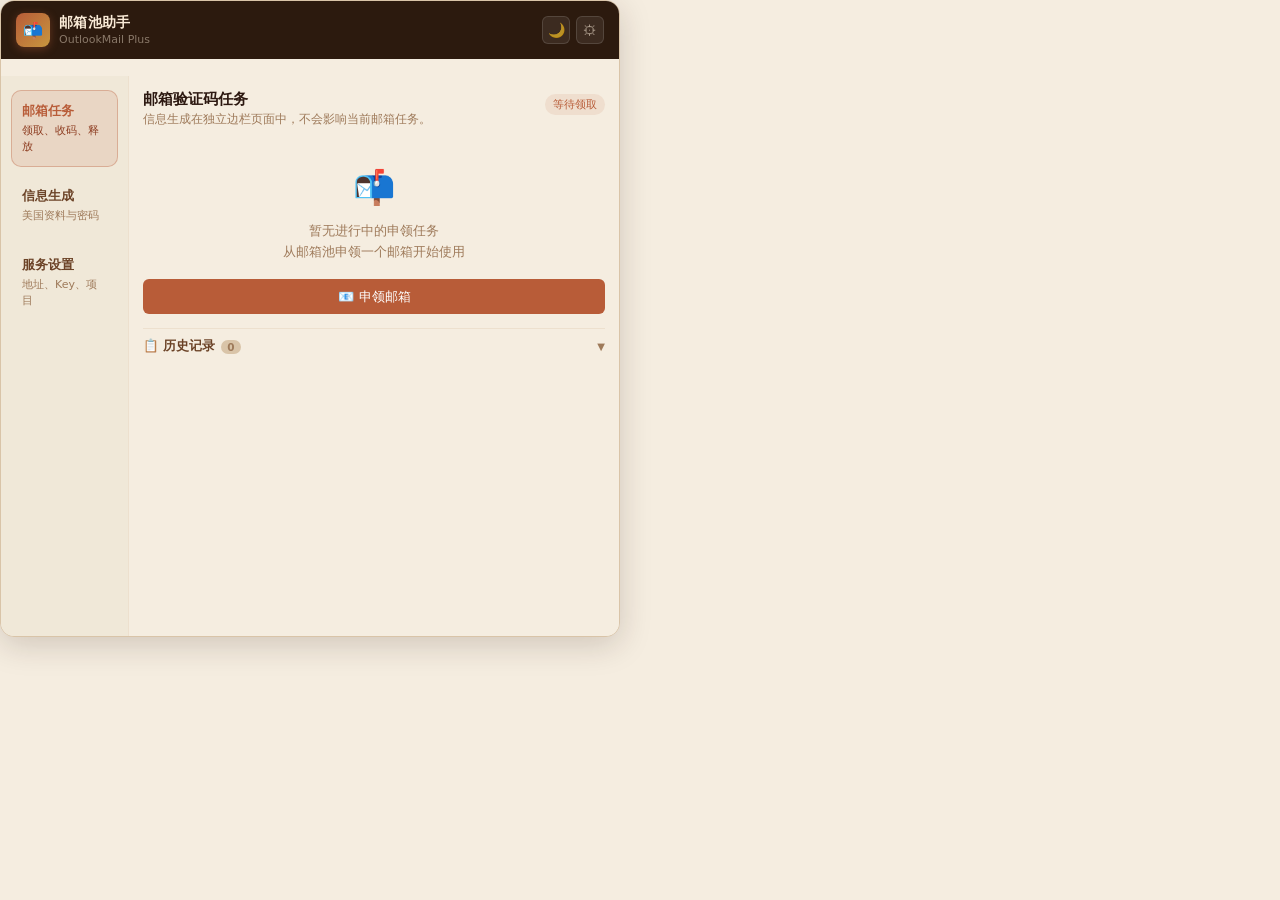
<file: browser-extension/popup.html>
<!DOCTYPE html>
<html lang="zh-CN">
<head>
  <meta charset="UTF-8">
  <title>邮箱池助手</title>
  <style>
    :root {
      --clr-primary: #b85c38;
      --clr-primary-dark: #8e3e22;
      --clr-primary-light: #d4795a;
      --clr-accent: #c8963e;
      --clr-jade: #3a7d44;
      --clr-jade-dark: #2d6035;
      --clr-danger: #c0392b;
      --clr-success: #27ae60;
      --clr-warn: #e67e22;
      --bg: #f5ede0;
      --bg-card: #fdfaf5;
      --bg-sidebar: #2c1a0e;
      --bg-secondary: #f0e8d8;
      --bg-hover: rgba(184, 92, 56, 0.08);
      --text: #2c1810;
      --text-secondary: #6b4226;
      --text-muted: #9e7a5a;
      --border: #d9c4a8;
      --border-light: #ede0ce;
      --shadow: rgba(44, 24, 16, 0.12);
      --shadow-md: rgba(44, 24, 16, 0.18);
      --font-sans: 'PingFang SC', 'Noto Sans SC', 'Microsoft YaHei', system-ui, sans-serif;
      --radius: 10px;
      --radius-sm: 6px;
      --transition: 0.22s ease;
    }

    [data-theme="dark"] {
      --bg: #1a1208;
      --bg-card: #241a0f;
      --bg-sidebar: #120c04;
      --bg-secondary: #1e1609;
      --bg-hover: rgba(184, 92, 56, 0.12);
      --text: #edd9be;
      --text-secondary: #c9a97a;
      --text-muted: #8c7058;
      --border: #3d2c1e;
      --border-light: #2e2014;
      --shadow: rgba(0, 0, 0, 0.4);
      --shadow-md: rgba(0, 0, 0, 0.5);
    }

    * { box-sizing: border-box; margin: 0; padding: 0; }

    body {
      min-width: 620px;
      margin: 0;
      font-family: var(--font-sans);
      background: var(--bg);
      color: var(--text);
      transition: background var(--transition), color var(--transition);
    }

    .popup {
      width: 620px;
      background: var(--bg);
      border: 1px solid var(--border);
      border-radius: 14px;
      box-shadow: 0 8px 32px var(--shadow-md);
      overflow: hidden;
    }

    .header {
      background: var(--bg-sidebar);
      padding: 12px 15px;
      display: flex;
      align-items: center;
      justify-content: space-between;
    }

    .header-logo {
      display: flex;
      align-items: center;
      gap: 9px;
    }

    .logo-mark {
      width: 34px;
      height: 34px;
      border-radius: 8px;
      display: flex;
      align-items: center;
      justify-content: center;
      background: linear-gradient(135deg, var(--clr-primary), var(--clr-accent));
      box-shadow: 0 2px 8px rgba(184, 92, 56, 0.4);
      font-size: 16px;
      flex-shrink: 0;
    }

    .logo-text {
      color: #faebd7;
      font-size: 14px;
      font-weight: 700;
      letter-spacing: 0.02em;
    }

    .logo-sub {
      color: rgba(250, 235, 215, 0.45);
      font-size: 11px;
      margin-top: 1px;
    }

    .header-actions {
      display: flex;
      gap: 6px;
      align-items: center;
    }

    .header-btn {
      width: 28px;
      height: 28px;
      border: 1px solid rgba(255, 255, 255, 0.12);
      border-radius: var(--radius-sm);
      display: flex;
      align-items: center;
      justify-content: center;
      background: rgba(255, 255, 255, 0.08);
      color: rgba(250, 235, 215, 0.65);
      cursor: pointer;
      transition: background var(--transition);
      font-size: 14px;
    }

    .header-btn:hover {
      background: rgba(255, 255, 255, 0.16);
      color: #faebd7;
    }

    .message-bar {
      padding: 8px 12px;
      text-align: center;
      font-size: 12px;
      border-bottom: 1px solid transparent;
      opacity: 0;
      transition: opacity 0.2s ease, border-color 0.2s ease;
    }

    .message-bar.show {
      opacity: 1;
      border-bottom-color: var(--border-light);
    }

    .message-error { background: rgba(192, 57, 43, 0.1); color: var(--clr-danger); }
    .message-success { background: rgba(58, 125, 68, 0.1); color: var(--clr-success); }
    .message-warning { background: rgba(230, 126, 34, 0.1); color: var(--clr-warn); }

    .workspace {
      display: flex;
      min-height: 560px;
    }

    .side-nav {
      width: 128px;
      padding: 14px 10px;
      background: var(--bg-secondary);
      border-right: 1px solid var(--border-light);
      display: flex;
      flex-direction: column;
      gap: 8px;
    }

    .nav-btn {
      width: 100%;
      border: 1px solid transparent;
      border-radius: var(--radius);
      background: transparent;
      color: var(--text-secondary);
      padding: 11px 10px;
      font-size: 12px;
      font-family: var(--font-sans);
      text-align: left;
      cursor: pointer;
      transition: background var(--transition), border-color var(--transition), color var(--transition);
      line-height: 1.45;
    }

    .nav-btn strong {
      display: block;
      font-size: 12.5px;
      color: inherit;
      margin-bottom: 3px;
    }

    .nav-btn span {
      display: block;
      color: var(--text-muted);
      font-size: 11px;
    }

    .nav-btn:hover {
      background: var(--bg-hover);
      border-color: rgba(184, 92, 56, 0.2);
    }

    .nav-btn.active {
      background: rgba(184, 92, 56, 0.12);
      border-color: rgba(184, 92, 56, 0.34);
      color: var(--clr-primary);
    }

    .nav-btn.active span {
      color: var(--clr-primary-dark);
    }

    .page-area {
      flex: 1;
      min-width: 0;
      background: var(--bg);
    }

    .page {
      display: none;
      padding: 14px;
      max-height: 560px;
      overflow-y: auto;
    }

    .page.active {
      display: block;
    }

    .page-title {
      display: flex;
      align-items: center;
      justify-content: space-between;
      gap: 10px;
      margin-bottom: 12px;
    }

    .page-title h2 {
      font-size: 15px;
      font-weight: 700;
    }

    .page-title p {
      font-size: 11.5px;
      color: var(--text-muted);
      margin-top: 3px;
    }

    .state-empty,
    .state-task {
      display: none;
    }

    .state-empty.active,
    .state-task.active {
      display: block;
    }

    .empty-hint {
      text-align: center;
      padding: 20px 8px 10px;
      color: var(--text-muted);
      font-size: 12.5px;
      line-height: 1.65;
    }

    .empty-icon {
      font-size: 34px;
      margin-bottom: 6px;
    }

    .btn {
      width: 100%;
      padding: 8.5px 13px;
      border: none;
      border-radius: var(--radius-sm);
      font-size: 13px;
      font-weight: 500;
      font-family: var(--font-sans);
      cursor: pointer;
      display: flex;
      align-items: center;
      justify-content: center;
      gap: 5px;
      transition: all var(--transition);
      margin-top: 7px;
      white-space: nowrap;
    }

    .btn:disabled {
      opacity: 0.55;
      cursor: not-allowed;
      transform: none !important;
      box-shadow: none !important;
    }

    .btn-primary { background: var(--clr-primary); color: #fff; }
    .btn-primary:hover { background: var(--clr-primary-dark); transform: translateY(-1px); box-shadow: 0 3px 10px rgba(184, 92, 56, 0.3); }
    .btn-jade { background: var(--clr-jade); color: #fff; }
    .btn-jade:hover { background: var(--clr-jade-dark); transform: translateY(-1px); }
    .btn-outline { background: transparent; color: var(--clr-primary); border: 1px solid var(--clr-primary-light); }
    .btn-outline:hover { background: rgba(184, 92, 56, 0.06); }
    .btn-danger-outline { background: transparent; color: var(--clr-danger); border: 1px solid rgba(192, 57, 43, 0.35); }
    .btn-danger-outline:hover { background: rgba(192, 57, 43, 0.06); }
    .btn-ghost { background: var(--border-light); color: var(--text-secondary); border: 1px solid var(--border); }
    .btn-ghost:hover { background: var(--border); color: var(--text); }

    .btn-row {
      display: grid;
      grid-template-columns: 1fr 1fr;
      gap: 7px;
      margin-top: 7px;
    }

    .btn-row .btn,
    .toolbar-row .btn {
      margin-top: 0;
    }

    .toolbar-row {
      display: grid;
      grid-template-columns: repeat(2, minmax(0, 1fr));
      gap: 8px;
      margin-bottom: 10px;
    }

    .email-card,
    .panel-card {
      background: var(--bg-card);
      border: 1px solid var(--border);
      border-radius: var(--radius);
      padding: 11px 13px;
      box-shadow: 0 1px 4px var(--shadow);
      margin-bottom: 11px;
    }

    .panel-card.tight {
      margin-bottom: 10px;
    }

    .card-label {
      font-size: 10.5px;
      font-weight: 600;
      color: var(--text-muted);
      text-transform: uppercase;
      letter-spacing: 0.07em;
      margin-bottom: 5px;
    }

    .status-badge {
      display: inline-flex;
      align-items: center;
      gap: 4px;
      font-size: 11px;
      padding: 2px 7px;
      border-radius: 100px;
      font-weight: 500;
      margin-bottom: 6px;
    }

    .badge-waiting {
      background: rgba(200, 150, 62, 0.12);
      color: var(--clr-accent);
      border: 1px solid rgba(200, 150, 62, 0.25);
    }

    .badge-dot {
      width: 5px;
      height: 5px;
      border-radius: 50%;
      background: currentColor;
      animation: pulse 1.6s infinite;
    }

    @keyframes pulse {
      0%, 100% { opacity: 1; }
      50% { opacity: 0.3; }
    }

    .email-row,
    .inline-row {
      display: flex;
      align-items: center;
      gap: 7px;
    }

    .email-address,
    .inline-value {
      flex: 1;
      font-size: 12.5px;
      font-weight: 600;
      color: var(--text);
      word-break: break-all;
    }

    .btn-copy {
      flex-shrink: 0;
      padding: 3px 8px;
      border: 1px solid rgba(184, 92, 56, 0.2);
      border-radius: var(--radius-sm);
      background: rgba(184, 92, 56, 0.1);
      color: var(--clr-primary);
      cursor: pointer;
      font-size: 11.5px;
      font-family: var(--font-sans);
      white-space: nowrap;
      transition: background var(--transition);
    }

    .btn-copy:hover {
      background: rgba(184, 92, 56, 0.18);
    }

    .btn-copy.copied {
      background: rgba(58, 125, 68, 0.12);
      border-color: rgba(58, 125, 68, 0.25);
      color: var(--clr-jade);
    }

    .result-box {
      display: none;
      margin-top: 9px;
      padding: 11px 13px;
      background: var(--bg-card);
      border: 1px solid var(--border);
      border-left: 3px solid var(--clr-primary);
      border-radius: var(--radius);
      box-shadow: 0 1px 4px var(--shadow);
    }

    .result-box.show {
      display: block;
    }

    .result-label {
      font-size: 10.5px;
      font-weight: 600;
      color: var(--clr-primary);
      text-transform: uppercase;
      letter-spacing: 0.07em;
      margin-bottom: 5px;
    }

    .result-row {
      display: flex;
      align-items: center;
      justify-content: space-between;
      gap: 8px;
    }

    .result-value {
      font-size: 24px;
      font-weight: 700;
      color: var(--text);
      letter-spacing: 0.14em;
      word-break: break-all;
    }

    .result-value.link-mode {
      font-size: 11px;
      letter-spacing: 0;
      color: var(--clr-primary);
    }

    .divider {
      border: none;
      border-top: 1px solid var(--border-light);
      margin: 11px 0;
    }

    .settings-title {
      font-size: 13px;
      font-weight: 600;
      color: var(--text);
      margin-bottom: 13px;
      display: flex;
      align-items: center;
      gap: 6px;
    }

    .settings-group,
    .form-group {
      margin-top: 11px;
    }

    .settings-group:first-of-type,
    .form-group:first-of-type {
      margin-top: 0;
    }

    .form-label {
      display: block;
      font-size: 11.5px;
      font-weight: 500;
      color: var(--text-secondary);
      margin-bottom: 4px;
    }

    .form-hint {
      font-size: 11px;
      color: var(--text-muted);
      margin-top: 3px;
      line-height: 1.45;
    }

    .form-input,
    .form-select {
      width: 100%;
      padding: 7px 10px;
      border: 1px solid var(--border);
      border-radius: var(--radius-sm);
      background: var(--bg-card);
      color: var(--text);
      font-family: var(--font-sans);
      font-size: 13px;
      outline: none;
      transition: border-color var(--transition), box-shadow var(--transition);
    }

    .form-input:focus,
    .form-select:focus {
      border-color: var(--clr-primary);
      box-shadow: 0 0 0 3px rgba(184, 92, 56, 0.14);
    }

    .form-input[readonly] {
      background: rgba(240, 232, 216, 0.8);
      cursor: default;
    }

    .form-input.copy-on-click {
      cursor: pointer;
    }

    .form-grid {
      display: grid;
      grid-template-columns: repeat(2, minmax(0, 1fr));
      gap: 10px;
    }

    .form-grid .full {
      grid-column: 1 / -1;
    }

    .checkbox-row {
      display: flex;
      align-items: center;
      gap: 8px;
      margin-bottom: 8px;
      font-size: 12px;
      color: var(--text-secondary);
    }

    .checkbox-row input {
      accent-color: var(--clr-primary);
    }

    .meta-pill {
      display: inline-flex;
      align-items: center;
      gap: 5px;
      padding: 3px 8px;
      border-radius: 999px;
      background: rgba(184, 92, 56, 0.1);
      color: var(--clr-primary);
      font-size: 11px;
      margin-bottom: 8px;
    }

    .saved-header {
      display: flex;
      align-items: center;
      justify-content: space-between;
      gap: 12px;
      margin-bottom: 9px;
    }

    .saved-count {
      display: inline-flex;
      align-items: center;
      justify-content: center;
      min-width: 22px;
      height: 22px;
      padding: 0 6px;
      border-radius: 999px;
      background: var(--border);
      color: var(--text-secondary);
      font-size: 11px;
      font-weight: 600;
    }

    .saved-profiles-list {
      display: flex;
      flex-direction: column;
      gap: 8px;
    }

    .saved-profile-item {
      padding: 10px;
      border: 1px solid var(--border-light);
      border-radius: var(--radius-sm);
      background: rgba(255, 255, 255, 0.04);
    }

    .saved-profile-top {
      display: flex;
      align-items: flex-start;
      justify-content: space-between;
      gap: 10px;
    }

    .saved-profile-name {
      font-size: 12.5px;
      font-weight: 700;
      color: var(--text);
      margin-bottom: 3px;
    }

    .saved-profile-meta {
      font-size: 11px;
      color: var(--text-muted);
      line-height: 1.45;
    }

    .saved-profile-actions {
      display: flex;
      gap: 6px;
      flex-shrink: 0;
    }

    .saved-profile-actions button {
      margin-top: 0;
      width: auto;
      padding: 5px 8px;
      font-size: 11px;
    }

    .saved-empty {
      color: var(--text-muted);
      font-size: 12px;
      text-align: center;
      padding: 10px 6px 4px;
    }

    .spinner {
      width: 13px;
      height: 13px;
      border: 2px solid rgba(255, 255, 255, 0.3);
      border-top-color: #fff;
      border-radius: 50%;
      animation: spin 0.7s linear infinite;
      flex-shrink: 0;
    }

    .spinner-brown {
      border-color: rgba(184, 92, 56, 0.25);
      border-top-color: var(--clr-primary);
    }

    @keyframes spin {
      to { transform: rotate(360deg); }
    }

    .history-section {
      border-top: 1px solid var(--border-light);
      margin-top: 14px;
    }

    .history-header {
      padding: 9px 0;
      display: flex;
      align-items: center;
      justify-content: space-between;
      cursor: pointer;
      user-select: none;
      transition: background var(--transition);
    }

    .history-title {
      font-size: 12.5px;
      font-weight: 600;
      color: var(--text-secondary);
      display: flex;
      align-items: center;
      gap: 6px;
    }

    .history-count {
      background: var(--border);
      color: var(--text-muted);
      font-size: 10.5px;
      padding: 1px 6px;
      border-radius: 100px;
    }

    .history-caret {
      color: var(--text-muted);
      font-size: 10px;
      transition: transform 0.2s;
    }

    .history-caret.open {
      transform: rotate(180deg);
    }

    .history-list {
      padding-bottom: 6px;
      display: none;
    }

    .history-list.open {
      display: block;
    }

    .history-item {
      padding: 8px 10px;
      background: var(--bg-card);
      border: 1px solid var(--border-light);
      border-radius: var(--radius-sm);
      margin-bottom: 6px;
      font-size: 11.5px;
    }

    .history-email {
      font-weight: 600;
      color: var(--text);
      margin-bottom: 3px;
    }

    .history-meta {
      color: var(--text-muted);
      display: flex;
      gap: 8px;
      flex-wrap: wrap;
      align-items: center;
    }

    .history-code {
      color: var(--clr-primary);
      font-weight: 600;
    }

    .status-done { color: var(--clr-jade); }
    .status-release { color: var(--clr-warn); }
  </style>
</head>
<body>
<div class="popup">
  <div class="header">
    <div class="header-logo">
      <div class="logo-mark">📬</div>
      <div>
        <div class="logo-text">邮箱池助手</div>
        <div class="logo-sub">OutlookMail Plus</div>
      </div>
    </div>
    <div class="header-actions">
      <button class="header-btn" id="header-theme-btn" title="切换深色/浅色">🌙</button>
      <button class="header-btn" id="header-settings-btn" title="设置">⚙</button>
    </div>
  </div>

  <div id="message-bar" class="message-bar"></div>

  <div class="workspace">
    <div class="side-nav">
      <button class="nav-btn active" id="nav-mail" data-page="mail">
        <strong>邮箱任务</strong>
        <span>领取、收码、释放</span>
      </button>
      <button class="nav-btn" id="nav-profile" data-page="profile">
        <strong>信息生成</strong>
        <span>美国资料与密码</span>
      </button>
      <button class="nav-btn" id="nav-settings" data-page="settings">
        <strong>服务设置</strong>
        <span>地址、Key、项目</span>
      </button>
    </div>

    <div class="page-area">
      <div class="page active" id="page-mail">
        <div class="page-title">
          <div>
            <h2>邮箱验证码任务</h2>
            <p>信息生成在独立边栏页面中，不会影响当前邮箱任务。</p>
          </div>
          <span class="meta-pill" id="mail-status-pill">等待领取</span>
        </div>

        <div class="state-empty active" id="state-empty">
          <div class="empty-hint">
            <div class="empty-icon">📬</div>
            <div>暂无进行中的申领任务<br>从邮箱池申领一个邮箱开始使用</div>
          </div>
          <button class="btn btn-primary" id="btn-claim">
            <span>📧</span> 申领邮箱
          </button>
        </div>

        <div class="state-task" id="state-task">
          <div class="email-card">
            <div class="card-label">当前申领邮箱</div>
            <div class="status-badge badge-waiting">
              <span class="badge-dot"></span>等待使用
            </div>
            <div class="email-row">
              <span class="email-address" id="current-email"></span>
              <button class="btn-copy" id="btn-copy-email">📋 复制</button>
            </div>
          </div>

          <div id="fetch-warning" class="panel-card tight" style="display:none; background:rgba(230,126,34,.1); border-color:rgba(230,126,34,.3); color:var(--clr-warn); text-align:center;">
            ⚠ 等待验证码期间请勿关闭面板
          </div>

          <button class="btn btn-outline" id="btn-get-code">
            <span>🔢</span> 获取最新验证码
          </button>
          <button class="btn btn-ghost" id="btn-get-link" style="margin-top:6px">
            <span>🔗</span> 获取验证链接
          </button>

          <div class="result-box" id="result-box">
            <div class="result-label" id="result-label">验证码</div>
            <div class="result-row">
              <span class="result-value" id="result-value"></span>
              <button class="btn-copy" id="btn-copy-result">📋 复制</button>
            </div>
            <button class="btn btn-outline" id="btn-open-link" style="display:none; margin-top:8px; font-size:12px;">
              🔗 在新标签页中打开
            </button>
          </div>

          <hr class="divider">
          <div class="btn-row">
            <button class="btn btn-jade" id="btn-complete">✅ 完成（成功）</button>
            <button class="btn btn-danger-outline" id="btn-release">↩ 释放邮箱</button>
          </div>
        </div>

        <div class="history-section">
          <div class="history-header" id="history-header">
            <div class="history-title">
              📋 历史记录
              <span class="history-count" id="history-count">0</span>
            </div>
            <span class="history-caret" id="history-caret">▼</span>
          </div>
          <div class="history-list" id="history-list"></div>
        </div>
      </div>

      <div class="page" id="page-profile">
        <div class="page-title">
          <div>
            <h2>信息生成</h2>
            <p>仿照 faker 的本地生成思路，只内置美国资料与随机密码，不依赖外部服务。</p>
          </div>
          <span class="meta-pill" id="profile-seed-pill">本地生成</span>
        </div>

        <div class="panel-card">
          <div class="checkbox-row">
            <input type="checkbox" id="profile-use-claimed-email">
            <label for="profile-use-claimed-email">生成时优先使用当前认领邮箱</label>
          </div>
          <div class="form-hint" id="profile-claimed-email-hint">当前没有可复用的邮箱任务。</div>

          <div class="form-group">
            <label class="form-label" for="profile-password-length">随机密码长度</label>
            <input class="form-input" type="number" id="profile-password-length" min="8" max="32" value="16">
          </div>
        </div>

        <div class="toolbar-row">
          <button class="btn btn-primary" id="btn-generate-profile">🎲 生成资料</button>
          <button class="btn btn-outline" id="btn-generate-password">🔐 仅刷新密码</button>
          <button class="btn btn-jade" id="btn-save-profile">💾 保存当前资料</button>
        </div>

        <div class="panel-card">
          <div class="form-grid">
            <input type="hidden" id="profile-id">
            <div>
              <label class="form-label" for="profile-first-name">First Name</label>
              <input class="form-input" type="text" id="profile-first-name" readonly>
            </div>
            <div>
              <label class="form-label" for="profile-last-name">Last Name</label>
              <input class="form-input" type="text" id="profile-last-name" readonly>
            </div>
            <div class="full">
              <label class="form-label" for="profile-full-name">Full Name</label>
              <input class="form-input" type="text" id="profile-full-name" readonly>
            </div>
            <div>
              <label class="form-label" for="profile-username">Username</label>
              <input class="form-input" type="text" id="profile-username" readonly>
            </div>
            <div>
              <label class="form-label" for="profile-password">Password</label>
              <input class="form-input" type="text" id="profile-password" readonly>
            </div>
            <div>
              <label class="form-label" for="profile-email">Email</label>
              <input class="form-input" type="text" id="profile-email" readonly>
            </div>
            <div>
              <label class="form-label" for="profile-phone">Phone</label>
              <input class="form-input" type="text" id="profile-phone" readonly>
            </div>
            <div class="full">
              <label class="form-label" for="profile-company">Company</label>
              <input class="form-input" type="text" id="profile-company" readonly>
            </div>
            <div>
              <label class="form-label" for="profile-country">Country</label>
              <input class="form-input" type="text" id="profile-country" readonly>
            </div>
            <div>
              <label class="form-label" for="profile-state">State</label>
              <input class="form-input" type="text" id="profile-state" readonly>
            </div>
            <div>
              <label class="form-label" for="profile-city">City</label>
              <input class="form-input" type="text" id="profile-city" readonly>
            </div>
            <div>
              <label class="form-label" for="profile-postal">Postal Code</label>
              <input class="form-input" type="text" id="profile-postal" readonly>
            </div>
            <div class="full">
              <label class="form-label" for="profile-address1">Address Line 1</label>
              <input class="form-input" type="text" id="profile-address1" readonly>
            </div>
            <div class="full">
              <label class="form-label" for="profile-address2">Address Line 2</label>
              <input class="form-input" type="text" id="profile-address2" readonly>
            </div>
          </div>
          <button class="btn btn-ghost" id="btn-reset-profile" style="margin-top:10px;">↺ 清空编辑内容</button>
        </div>

        <div class="panel-card">
          <div class="saved-header">
            <div>
              <div class="card-label">已保存资料</div>
              <div class="form-hint">支持将生成结果保存后再次加载，也可以手动编辑后保存为自定义资料。</div>
            </div>
            <span class="saved-count" id="saved-profiles-count">0</span>
          </div>
          <div class="saved-profiles-list" id="saved-profiles-list"></div>
        </div>
      </div>

      <div class="page" id="page-settings">
        <div class="page-title">
          <div>
            <h2>服务设置</h2>
            <p>这里只影响邮箱池任务。信息生成仍然完全本地运行。</p>
          </div>
        </div>

        <div class="settings-title">⚙ 服务配置</div>
        <div class="settings-group">
          <label class="form-label" for="cfg-server">服务端地址</label>
          <input class="form-input" type="url" id="cfg-server" placeholder="https://your-server.com">
        </div>
        <div class="settings-group">
          <label class="form-label" for="cfg-apikey">API Key（X-API-Key）</label>
          <input class="form-input" type="password" id="cfg-apikey" placeholder="your-api-key-here">
          <p class="form-hint">在主应用「系统设置 → 对外 API → API 安全」里复制明文 External API Key。</p>
        </div>
        <div class="settings-group">
          <label class="form-label" for="cfg-project">默认项目 Key（可选）</label>
          <input class="form-input" type="text" id="cfg-project" placeholder="留空则不传 project_key">
        </div>
        <button class="btn btn-primary" id="btn-save">💾 保存配置</button>
        <button class="btn btn-ghost" id="btn-back" style="margin-top:6px">← 返回上一个页面</button>
      </div>
    </div>
  </div>
</div>

<script src="storage.js"></script>
<script src="profile-data-us.js"></script>
<script src="profile-generator.js"></script>
<script src="popup.js"></script>
</body>
</html>
</file>
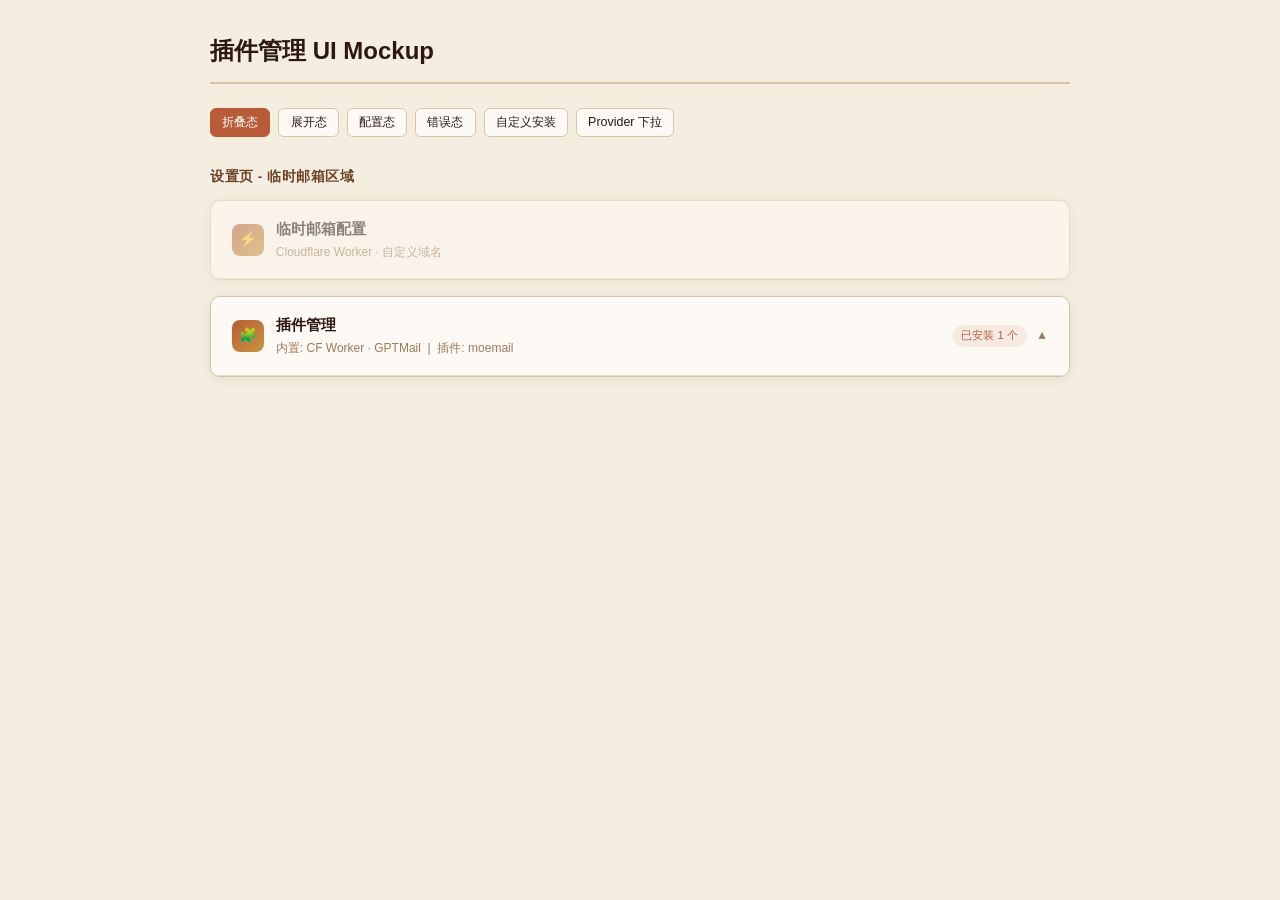
<file: docs/mockup/plugin-manager-mockup.html>
<!DOCTYPE html>
<html lang="zh-CN">
<head>
<meta charset="UTF-8">
<meta name="viewport" content="width=device-width, initial-scale=1.0">
<title>插件管理 UI Mockup - OutlookMail Plus</title>
<style>
  /* ═══════════════════════════════════════
     复用项目现有设计系统
     ═══════════════════════════════════════ */
  :root {
    --clr-primary: #B85C38;
    --clr-primary-dark: #8E3E22;
    --clr-primary-light: #D4845F;
    --clr-accent: #C8963E;
    --clr-accent-light: #E8C88A;
    --clr-jade: #3A7D44;
    --clr-jade-light: #5AAF66;
    --clr-danger: #C0392B;
    --clr-danger-light: #E74C3C;
    --bg: #F5EDE0;
    --bg-card: #FDFAF5;
    --bg-secondary: #F0E8DA;
    --bg-hover: #EDE0CE;
    --border: #D9C4A8;
    --border-light: #EDE0CE;
    --text: #2C1810;
    --text-secondary: #6B4226;
    --text-muted: #9E7A5A;
    --radius: 10px;
    --radius-sm: 6px;
    --shadow: 0 2px 12px rgba(44, 24, 16, 0.08);
    --shadow-lg: 0 4px 20px rgba(44, 24, 16, 0.12);
  }

  * { margin: 0; padding: 0; box-sizing: border-box; }

  body {
    font-family: -apple-system, BlinkMacSystemFont, "Segoe UI", Roboto, "Helvetica Neue", Arial, "PingFang SC", "Microsoft YaHei", sans-serif;
    background: var(--bg);
    color: var(--text);
    line-height: 1.6;
    padding: 2rem;
  }

  /* ── 页面框架模拟 ── */
  .page-container {
    max-width: 860px;
    margin: 0 auto;
  }

  .page-title {
    font-size: 1.5rem;
    font-weight: 700;
    color: var(--text);
    margin-bottom: 1.5rem;
    padding-bottom: 0.75rem;
    border-bottom: 2px solid var(--border);
  }

  .section-label {
    font-size: 0.85rem;
    font-weight: 600;
    color: var(--text-secondary);
    margin: 1.8rem 0 0.8rem;
    text-transform: uppercase;
    letter-spacing: 0.5px;
  }

  /* ═══════════════════════════════════════
     通用组件
     ═══════════════════════════════════════ */
  .card {
    background: var(--bg-card);
    border: 1px solid var(--border);
    border-radius: var(--radius);
    box-shadow: var(--shadow);
    overflow: hidden;
    margin-bottom: 1rem;
    transition: box-shadow 0.22s;
  }
  .card:hover { box-shadow: var(--shadow-lg); }

  .card-header {
    padding: 1rem 1.3rem;
    border-bottom: 1px solid var(--border-light);
    display: flex;
    align-items: center;
    justify-content: space-between;
    cursor: pointer;
    user-select: none;
    transition: background 0.15s;
  }
  .card-header:hover { background: var(--bg-secondary); }

  .card-header-left {
    display: flex;
    align-items: center;
    gap: 0.75rem;
  }

  .card-header-icon {
    font-size: 1.2rem;
    width: 32px;
    height: 32px;
    display: flex;
    align-items: center;
    justify-content: center;
    background: linear-gradient(135deg, var(--clr-primary), var(--clr-accent));
    border-radius: 8px;
    color: white;
    font-size: 0.9rem;
  }

  .card-title {
    font-size: 0.95rem;
    font-weight: 600;
    color: var(--text);
  }

  .card-subtitle {
    font-size: 0.75rem;
    color: var(--text-muted);
    margin-top: 0.1rem;
  }

  .card-header-right {
    display: flex;
    align-items: center;
    gap: 0.6rem;
  }

  .badge {
    display: inline-flex;
    align-items: center;
    padding: 0.15rem 0.55rem;
    border-radius: 20px;
    font-size: 0.7rem;
    font-weight: 500;
  }
  .badge-info { background: rgba(184, 92, 56, 0.1); color: var(--clr-primary); }
  .badge-success { background: rgba(58, 125, 68, 0.1); color: var(--clr-jade); }
  .badge-warning { background: rgba(200, 150, 62, 0.1); color: var(--clr-accent); }
  .badge-danger { background: rgba(192, 57, 43, 0.1); color: var(--clr-danger); }

  .card-body { padding: 1.2rem 1.3rem; }

  .card-body.collapsed { display: none; }

  .toggle-icon {
    font-size: 0.75rem;
    color: var(--text-muted);
    transition: transform 0.25s;
  }
  .toggle-icon.open { transform: rotate(180deg); }

  /* ── 按钮 ── */
  .btn {
    display: inline-flex;
    align-items: center;
    justify-content: center;
    gap: 0.35rem;
    padding: 0.5rem 1rem;
    border: 1px solid var(--border);
    border-radius: var(--radius-sm);
    background: var(--bg-card);
    color: var(--text);
    font-size: 0.82rem;
    font-weight: 500;
    cursor: pointer;
    transition: all 0.2s;
    white-space: nowrap;
  }
  .btn:hover {
    border-color: var(--clr-primary);
    color: var(--clr-primary);
    background: var(--bg-secondary);
  }
  .btn-primary {
    background: var(--clr-primary);
    color: white;
    border-color: var(--clr-primary);
  }
  .btn-primary:hover {
    background: var(--clr-primary-dark);
    border-color: var(--clr-primary-dark);
    color: white;
  }
  .btn-sm { padding: 0.3rem 0.7rem; font-size: 0.78rem; }
  .btn-outline-danger {
    background: transparent;
    color: var(--clr-danger);
    border-color: rgba(192, 57, 43, 0.3);
  }
  .btn-outline-danger:hover {
    background: rgba(192, 57, 43, 0.08);
    border-color: var(--clr-danger);
    color: var(--clr-danger);
  }
  .btn-ghost {
    background: transparent;
    border-color: transparent;
    color: var(--text-muted);
  }
  .btn-ghost:hover {
    background: var(--bg-secondary);
    color: var(--text);
    border-color: transparent;
  }

  /* ── 插件列表项 ── */
  .plugin-list { display: flex; flex-direction: column; gap: 0.6rem; }

  .plugin-item {
    border: 1px solid var(--border-light);
    border-radius: var(--radius-sm);
    padding: 0.9rem 1rem;
    transition: border-color 0.2s, background 0.2s;
  }
  .plugin-item:hover {
    border-color: var(--border);
    background: var(--bg-secondary);
  }

  .plugin-item-top {
    display: flex;
    align-items: flex-start;
    justify-content: space-between;
    gap: 1rem;
  }

  .plugin-info { flex: 1; }

  .plugin-name {
    font-size: 0.9rem;
    font-weight: 600;
    color: var(--text);
    display: flex;
    align-items: center;
    gap: 0.5rem;
  }

  .plugin-desc {
    font-size: 0.78rem;
    color: var(--text-muted);
    margin-top: 0.2rem;
  }

  .plugin-meta {
    font-size: 0.72rem;
    color: var(--text-muted);
    margin-top: 0.3rem;
    display: flex;
    gap: 0.8rem;
  }

  .plugin-actions {
    display: flex;
    gap: 0.4rem;
    flex-shrink: 0;
  }

  .plugin-config-panel {
    border-top: 1px solid var(--border-light);
    padding-top: 0.9rem;
    margin-top: 0.9rem;
    display: none;
    animation: fadeSlideDown 0.2s ease;
  }
  .plugin-config-panel.open { display: block; }

  @keyframes fadeSlideDown {
    from { opacity: 0; transform: translateY(-6px); }
    to { opacity: 1; transform: translateY(0); }
  }

  .plugin-error-panel {
    border-top: 1px solid rgba(192, 57, 43, 0.15);
    padding: 0.7rem 0.85rem;
    margin-top: 0.7rem;
    background: rgba(192, 57, 43, 0.04);
    border-radius: var(--radius-sm);
    font-size: 0.78rem;
    color: var(--clr-danger);
    display: none;
  }
  .plugin-error-panel.open { display: block; animation: fadeSlideDown 0.2s ease; }
  .plugin-error-panel code {
    background: rgba(192, 57, 43, 0.08);
    padding: 0.1rem 0.4rem;
    border-radius: 3px;
    font-size: 0.75rem;
  }

  /* ── 表单 ── */
  .form-group { margin-bottom: 0.9rem; }
  .form-label {
    display: block;
    font-size: 0.82rem;
    font-weight: 500;
    color: var(--text-secondary);
    margin-bottom: 0.35rem;
  }
  .form-label .required {
    color: var(--clr-danger);
    margin-left: 0.15rem;
  }
  .form-input {
    display: block;
    width: 100%;
    padding: 0.55rem 0.8rem;
    background: var(--bg);
    border: 1px solid var(--border);
    border-radius: var(--radius-sm);
    color: var(--text);
    font-size: 0.85rem;
    transition: border-color 0.22s, box-shadow 0.22s;
    outline: none;
  }
  .form-input:focus {
    border-color: var(--clr-primary);
    box-shadow: 0 0 0 3px rgba(184, 92, 56, 0.15);
  }
  .form-input::placeholder { color: var(--text-muted); opacity: 0.6; }
  textarea.form-input { min-height: 70px; resize: vertical; font-family: inherit; }
  .form-hint { font-size: 0.72rem; color: var(--text-muted); margin-top: 0.25rem; }

  .form-actions {
    display: flex;
    gap: 0.5rem;
    margin-top: 0.5rem;
  }

  /* ── 工具栏 ── */
  .plugin-toolbar {
    display: flex;
    align-items: center;
    justify-content: space-between;
    gap: 0.8rem;
    margin-bottom: 1rem;
    flex-wrap: wrap;
  }
  .plugin-toolbar-left { display: flex; gap: 0.5rem; align-items: center; }

  .divider-text {
    display: flex;
    align-items: center;
    gap: 0.6rem;
    font-size: 0.78rem;
    color: var(--text-muted);
    margin: 0.8rem 0;
  }
  .divider-text::before, .divider-text::after {
    content: '';
    flex: 1;
    height: 1px;
    background: var(--border-light);
  }

  .apply-bar {
    display: flex;
    align-items: center;
    justify-content: space-between;
    padding: 0.8rem 1rem;
    margin-top: 1rem;
    background: var(--bg-secondary);
    border-radius: var(--radius-sm);
    border: 1px solid var(--border-light);
  }
  .apply-bar-hint {
    font-size: 0.78rem;
    color: var(--text-muted);
  }

  /* ── 自定义安装模态 ── */
  .modal-overlay {
    position: fixed;
    inset: 0;
    background: rgba(44, 24, 16, 0.4);
    backdrop-filter: blur(4px);
    display: flex;
    align-items: center;
    justify-content: center;
    z-index: 100;
    display: none;
  }
  .modal-overlay.open { display: flex; animation: fadeIn 0.2s ease; }
  @keyframes fadeIn { from { opacity: 0; } to { opacity: 1; } }

  .modal {
    background: var(--bg-card);
    border: 1px solid var(--border);
    border-radius: var(--radius);
    box-shadow: var(--shadow-lg);
    width: 90%;
    max-width: 480px;
    animation: fadeSlideDown 0.25s ease;
  }
  .modal-header {
    padding: 1rem 1.2rem;
    border-bottom: 1px solid var(--border-light);
    display: flex;
    align-items: center;
    justify-content: space-between;
  }
  .modal-title { font-size: 0.95rem; font-weight: 600; }
  .modal-close {
    background: none;
    border: none;
    font-size: 1.1rem;
    cursor: pointer;
    color: var(--text-muted);
    padding: 0.2rem;
    line-height: 1;
  }
  .modal-close:hover { color: var(--text); }
  .modal-body { padding: 1.2rem; }
  .modal-footer {
    padding: 0.8rem 1.2rem;
    border-top: 1px solid var(--border-light);
    display: flex;
    justify-content: flex-end;
    gap: 0.5rem;
  }

  /* ── Provider 下拉模拟 ── */
  .dropdown-demo {
    display: inline-block;
    position: relative;
  }
  .dropdown-trigger {
    display: flex;
    align-items: center;
    gap: 0.5rem;
    padding: 0.5rem 0.8rem;
    border: 1px solid var(--border);
    border-radius: var(--radius-sm);
    background: var(--bg-card);
    cursor: pointer;
    font-size: 0.85rem;
    min-width: 200px;
    transition: border-color 0.2s;
  }
  .dropdown-trigger:hover { border-color: var(--clr-primary); }
  .dropdown-trigger .arrow { margin-left: auto; color: var(--text-muted); font-size: 0.7rem; }
  .dropdown-menu {
    position: absolute;
    top: calc(100% + 4px);
    left: 0;
    right: 0;
    background: var(--bg-card);
    border: 1px solid var(--border);
    border-radius: var(--radius-sm);
    box-shadow: var(--shadow-lg);
    z-index: 50;
    overflow: hidden;
    display: none;
  }
  .dropdown-menu.open { display: block; animation: fadeSlideDown 0.15s ease; }
  .dropdown-item {
    padding: 0.55rem 0.85rem;
    font-size: 0.82rem;
    cursor: pointer;
    display: flex;
    align-items: center;
    justify-content: space-between;
    transition: background 0.12s;
  }
  .dropdown-item:hover { background: var(--bg-secondary); }
  .dropdown-item.active { color: var(--clr-primary); font-weight: 500; }
  .dropdown-divider { height: 1px; background: var(--border-light); }

  .dropdown-item-label {
    font-size: 0.7rem;
    color: var(--text-muted);
    padding: 0.3rem 0.85rem 0.15rem;
  }

  /* ── 状态指引 ── */
  .state-nav {
    display: flex;
    gap: 0.5rem;
    flex-wrap: wrap;
    margin-bottom: 1.5rem;
  }
  .state-nav .btn.active {
    background: var(--clr-primary);
    color: white;
    border-color: var(--clr-primary);
  }

  .mockup-section { display: none; }
  .mockup-section.active { display: block; }

  /* ── 连通性测试 ── */
  .test-result {
    display: flex;
    align-items: center;
    gap: 0.5rem;
    padding: 0.5rem 0.75rem;
    border-radius: var(--radius-sm);
    font-size: 0.78rem;
    margin-top: 0.5rem;
  }
  .test-success {
    background: rgba(58, 125, 68, 0.08);
    color: var(--clr-jade);
    border: 1px solid rgba(58, 125, 68, 0.2);
  }
  .test-fail {
    background: rgba(192, 57, 43, 0.06);
    color: var(--clr-danger);
    border: 1px solid rgba(192, 57, 43, 0.15);
  }
</style>
</head>
<body>

<div class="page-container">
  <div class="page-title">插件管理 UI Mockup</div>

  <!-- 状态切换导航 -->
  <div class="state-nav">
    <button class="btn btn-sm active" onclick="showState('collapsed')">折叠态</button>
    <button class="btn btn-sm" onclick="showState('expanded')">展开态</button>
    <button class="btn btn-sm" onclick="showState('config')">配置态</button>
    <button class="btn btn-sm" onclick="showState('error')">错误态</button>
    <button class="btn btn-sm" onclick="showState('custom-install')">自定义安装</button>
    <button class="btn btn-sm" onclick="showState('provider-dropdown')">Provider 下拉</button>
  </div>

  <!-- ═══════════════════════════════════
       状态 1: 折叠态（默认）
       ═══════════════════════════════════ -->
  <div class="mockup-section active" id="state-collapsed">
    <div class="section-label">设置页 - 临时邮箱区域</div>

    <!-- 模拟：已有的临时邮箱设置卡片 -->
    <div class="card" style="opacity:0.5;">
      <div class="card-header" style="cursor:default;">
        <div class="card-header-left">
          <div class="card-header-icon">⚡</div>
          <div>
            <div class="card-title">临时邮箱配置</div>
            <div class="card-subtitle">Cloudflare Worker · 自定义域名</div>
          </div>
        </div>
      </div>
    </div>

    <!-- 插件管理卡片 - 折叠态 -->
    <div class="card">
      <div class="card-header" onclick="toggleCard('demo1')">
        <div class="card-header-left">
          <div class="card-header-icon">🧩</div>
          <div>
            <div class="card-title">插件管理</div>
            <div class="card-subtitle">内置: CF Worker · GPTMail &nbsp;|&nbsp; 插件: moemail</div>
          </div>
        </div>
        <div class="card-header-right">
          <span class="badge badge-info">已安装 1 个</span>
          <span class="toggle-icon open" id="toggle-demo1">▼</span>
        </div>
      </div>
    </div>
  </div>

  <!-- ═══════════════════════════════════
       状态 2: 展开态
       ═══════════════════════════════════ -->
  <div class="mockup-section" id="state-expanded">
    <div class="section-label">设置页 - 临时邮箱区域（展开）</div>

    <div class="card" style="opacity:0.5;">
      <div class="card-header" style="cursor:default;">
        <div class="card-header-left">
          <div class="card-header-icon">⚡</div>
          <div>
            <div class="card-title">临时邮箱配置</div>
            <div class="card-subtitle">Cloudflare Worker · 自定义域名</div>
          </div>
        </div>
      </div>
    </div>

    <div class="card">
      <div class="card-header" onclick="toggleCard('demo2')">
        <div class="card-header-left">
          <div class="card-header-icon">🧩</div>
          <div>
            <div class="card-title">插件管理</div>
            <div class="card-subtitle">内置: CF Worker · GPTMail &nbsp;|&nbsp; 插件: moemail</div>
          </div>
        </div>
        <div class="card-header-right">
          <span class="badge badge-info">已安装 1 个</span>
          <span class="toggle-icon open" id="toggle-demo2">▼</span>
        </div>
      </div>
      <div class="card-body" id="body-demo2">
        <!-- 工具栏 -->
        <div class="plugin-toolbar">
          <div class="plugin-toolbar-left">
            <button class="btn btn-sm">
              <span>🔄</span> 刷新可用列表
            </button>
          </div>
          <button class="btn btn-sm btn-outline-danger" onclick="document.getElementById('modal-custom').classList.add('open')">
            <span>➕</span> 自定义安装
          </button>
        </div>

        <!-- 可用插件 -->
        <div class="divider-text">可用插件</div>
        <div class="plugin-list">
          <!-- 已安装的插件 -->
          <div class="plugin-item">
            <div class="plugin-item-top">
              <div class="plugin-info">
                <div class="plugin-name">
                  Moemail
                  <span class="badge badge-success" style="font-size:0.65rem;">已安装</span>
                </div>
                <div class="plugin-desc">对接 moemail 开源临时邮箱平台，支持 Cloudflare Workers 部署</div>
                <div class="plugin-meta">
                  <span>👤 xxx</span>
                  <span>📦 v1.0.0</span>
                  <span>📋 1.13.0+</span>
                </div>
              </div>
              <div class="plugin-actions">
                <button class="btn btn-sm" onclick="toggleConfig('config-moemail')">配置</button>
                <button class="btn btn-sm btn-outline-danger">卸载</button>
              </div>
            </div>
            <!-- 配置面板（收起状态） -->
            <div class="plugin-config-panel" id="config-moemail"></div>
          </div>

          <!-- 未安装的插件 -->
          <div class="plugin-item">
            <div class="plugin-item-top">
              <div class="plugin-info">
                <div class="plugin-name">
                  TempMail IO
                  <span class="badge badge-warning" style="font-size:0.65rem;">可安装</span>
                </div>
                <div class="plugin-desc">对接 TempMail.io 临时邮箱 API，支持多域名和自定义前缀</div>
                <div class="plugin-meta">
                  <span>👤 community</span>
                  <span>📦 v0.5.0</span>
                  <span>📋 1.13.0+</span>
                </div>
              </div>
              <div class="plugin-actions">
                <button class="btn btn-sm btn-primary">安装</button>
              </div>
            </div>
          </div>

          <div class="plugin-item">
            <div class="plugin-item-top">
              <div class="plugin-info">
                <div class="plugin-name">
                  Mailinator Plus
                  <span class="badge badge-warning" style="font-size:0.65rem;">可安装</span>
                </div>
                <div class="plugin-desc">对接 Mailinator 公共临时邮箱，无需自建服务</div>
                <div class="plugin-meta">
                  <span>👤 yyy</span>
                  <span>📦 v0.2.0</span>
                  <span>📋 1.14.0+</span>
                </div>
              </div>
              <div class="plugin-actions">
                <button class="btn btn-sm btn-primary">安装</button>
              </div>
            </div>
          </div>
        </div>

        <!-- 应用变更栏 -->
        <div class="apply-bar">
          <span class="apply-bar-hint">安装或配置变更后，点击应用使插件生效</span>
          <button class="btn btn-sm btn-primary">
            <span>🔄</span> 应用变更
          </button>
        </div>
      </div>
    </div>
  </div>

  <!-- ═══════════════════════════════════
       状态 3: 配置态
       ═══════════════════════════════════ -->
  <div class="mockup-section" id="state-config">
    <div class="section-label">配置态 - Moemail 插件配置面板</div>

    <div class="card">
      <div class="card-header" style="cursor:default;">
        <div class="card-header-left">
          <div class="card-header-icon">🧩</div>
          <div>
            <div class="card-title">插件管理</div>
          </div>
        </div>
        <div class="card-header-right">
          <span class="toggle-icon open">▼</span>
        </div>
      </div>
      <div class="card-body">
        <div class="plugin-list">
          <div class="plugin-item" style="border-color: var(--clr-primary); background: rgba(184,92,56,0.03);">
            <div class="plugin-item-top">
              <div class="plugin-info">
                <div class="plugin-name">
                  Moemail
                  <span class="badge badge-success" style="font-size:0.65rem;">已安装</span>
                </div>
                <div class="plugin-desc">对接 moemail 开源临时邮箱平台</div>
                <div class="plugin-meta">
                  <span>👤 xxx</span>
                  <span>📦 v1.0.0</span>
                </div>
              </div>
              <div class="plugin-actions">
                <button class="btn btn-sm btn-ghost">收起</button>
              </div>
            </div>
            <!-- 配置面板（展开状态） -->
            <div class="plugin-config-panel open">
              <div class="form-group">
                <label class="form-label">API 地址 <span class="required">*</span></label>
                <input type="text" class="form-input" placeholder="https://mail.example.com" value="https://moemail.example.workers.dev">
                <div class="form-hint">Moemail Worker 部署地址</div>
              </div>
              <div class="form-group">
                <label class="form-label">API 密钥 <span class="required">*</span></label>
                <input type="password" class="form-input" placeholder="请输入 API 密钥" value="sk_xxxxxxxxxxxxx">
              </div>
              <div class="form-group">
                <label class="form-label">域名列表</label>
                <textarea class="form-input" placeholder="每行一个域名，留空则使用默认域名">example.com
test.com</textarea>
                <div class="form-hint">每行一个域名，留空则使用 Moemail 默认域名</div>
              </div>
              <div class="form-group">
                <label class="form-label">默认域名</label>
                <input type="text" class="form-input" placeholder="默认使用的域名" value="example.com">
              </div>

              <!-- 连通性测试结果 -->
              <div class="test-result test-success">
                <span>✅</span> 连接成功 · 延迟 120ms · 已发现 2 个可用域名
              </div>

              <div class="form-actions">
                <button class="btn btn-sm btn-ghost">测试连接</button>
                <div style="flex:1;"></div>
                <button class="btn btn-sm">取消</button>
                <button class="btn btn-sm btn-primary">保存</button>
              </div>
            </div>
          </div>
        </div>

        <div class="apply-bar">
          <span class="apply-bar-hint">安装或配置变更后，点击应用使插件生效</span>
          <button class="btn btn-sm btn-primary">
            <span>🔄</span> 应用变更
          </button>
        </div>
      </div>
    </div>
  </div>

  <!-- ═══════════════════════════════════
       状态 4: 错误态
       ═══════════════════════════════════ -->
  <div class="mockup-section" id="state-error">
    <div class="section-label">错误态 - 插件加载失败</div>

    <div class="card">
      <div class="card-header" style="cursor:default;">
        <div class="card-header-left">
          <div class="card-header-icon">🧩</div>
          <div>
            <div class="card-title">插件管理</div>
            </div>
        </div>
        <div class="card-header-right">
          <span class="badge badge-danger">1 个异常</span>
          <span class="toggle-icon open">▼</span>
        </div>
      </div>
      <div class="card-body">
        <div class="plugin-list">
          <!-- 正常插件 -->
          <div class="plugin-item">
            <div class="plugin-item-top">
              <div class="plugin-info">
                <div class="plugin-name">
                  Moemail
                  <span class="badge badge-success" style="font-size:0.65rem;">已安装</span>
                </div>
                <div class="plugin-desc">对接 moemail 开源临时邮箱平台</div>
                <div class="plugin-meta">
                  <span>👤 xxx</span>
                  <span>📦 v1.0.0</span>
                </div>
              </div>
              <div class="plugin-actions">
                <button class="btn btn-sm">配置</button>
                <button class="btn btn-sm btn-outline-danger">卸载</button>
              </div>
            </div>
          </div>

          <!-- 异常插件 -->
          <div class="plugin-item" style="border-color: rgba(192,57,43,0.3);">
            <div class="plugin-item-top">
              <div class="plugin-info">
                <div class="plugin-name">
                  TempMail IO
                  <span class="badge badge-danger" style="font-size:0.65rem;">加载失败</span>
                </div>
                <div class="plugin-desc">对接 TempMail.io 临时邮箱 API</div>
                <div class="plugin-meta">
                  <span>👤 community</span>
                  <span>📦 v0.5.0</span>
                </div>
              </div>
              <div class="plugin-actions">
                <button class="btn btn-sm" onclick="toggleError('error-panel')">详情</button>
                <button class="btn btn-sm btn-outline-danger">卸载</button>
              </div>
            </div>
            <div class="plugin-error-panel open" id="error-panel">
              <div style="font-weight:500; margin-bottom:0.4rem;">⚠️ 插件加载失败</div>
              <div style="margin-bottom:0.3rem;">错误类型：<code>ImportError</code></div>
              <div style="margin-bottom:0.5rem;">错误信息：<code>No module named 'tempmail_io_sdk'</code></div>
              <div style="color: var(--text-muted); font-size: 0.75rem;">
                该插件依赖 tempmail_io_sdk 库，请先在容器中安装：pip install tempmail-io-sdk
              </div>
              <div class="form-actions" style="margin-top:0.6rem;">
                <button class="btn btn-sm">重试加载</button>
              </div>
            </div>
          </div>
        </div>

        <div class="apply-bar">
          <span class="apply-bar-hint">安装或配置变更后，点击应用使插件生效</span>
          <button class="btn btn-sm btn-primary">
            <span>🔄</span> 应用变更
          </button>
        </div>
      </div>
    </div>
  </div>

  <!-- ═══════════════════════════════════
       状态 5: 自定义安装模态框
       ═══════════════════════════════════ -->
  <div class="mockup-section" id="state-custom-install">
    <div class="section-label">自定义安装 - 模态框</div>

    <div style="text-align:center; padding:2rem; color:var(--text-muted);">
      <p style="margin-bottom:1rem;">点击下方按钮打开自定义安装对话框</p>
      <button class="btn btn-primary" onclick="document.getElementById('modal-custom').classList.add('open')">
        <span>➕</span> 打开自定义安装
      </button>
    </div>
  </div>

  <!-- 自定义安装模态框 -->
  <div class="modal-overlay" id="modal-custom">
    <div class="modal">
      <div class="modal-header">
        <div class="modal-title">自定义安装插件</div>
        <button class="modal-close" onclick="this.closest('.modal-overlay').classList.remove('open')">&times;</button>
      </div>
      <div class="modal-body">
        <div class="form-group">
          <label class="form-label">下载地址</label>
          <input type="text" class="form-input" placeholder="https://github.com/xxx/plugin.py">
          <div class="form-hint">粘贴插件 .py 文件的下载地址（GitHub raw / Gitee / 自建服务器）</div>
        </div>
        <div style="text-align:center; color:var(--text-muted); font-size:0.78rem; margin:0.6rem 0;">— 或 —</div>
        <div class="form-group">
          <label class="form-label">上传文件</label>
          <div style="border:2px dashed var(--border); border-radius:var(--radius-sm); padding:1.5rem; text-align:center; color:var(--text-muted); cursor:pointer; transition: border-color 0.2s;" onmouseover="this.style.borderColor='var(--clr-primary)'" onmouseout="this.style.borderColor='var(--border)'">
            <div style="font-size:1.5rem; margin-bottom:0.3rem;">📁</div>
            <div style="font-size:0.82rem;">点击或拖拽 .py 文件到此处</div>
            <div style="font-size:0.72rem; margin-top:0.2rem;">仅支持单个 .py 文件</div>
          </div>
        </div>
      </div>
      <div class="modal-footer">
        <button class="btn btn-sm" onclick="this.closest('.modal-overlay').classList.remove('open')">取消</button>
        <button class="btn btn-sm btn-primary">安装</button>
      </div>
    </div>
  </div>

  <!-- ═══════════════════════════════════
       状态 6: Provider 下拉效果
       ═══════════════════════════════════ -->
  <div class="mockup-section" id="state-provider-dropdown">
    <div class="section-label">临时邮箱页面 - Provider 下拉选择</div>

    <p style="font-size:0.85rem; color:var(--text-muted); margin-bottom:1rem;">
      插件生效后，直接出现在现有的 Provider 下拉列表中，与内置 provider 无缝并列
    </p>

    <div class="dropdown-demo">
      <div class="dropdown-trigger" onclick="toggleDropdown('dd1')">
        <span>🧩 Moemail</span>
        <span class="arrow">▼</span>
      </div>
      <div class="dropdown-menu open" id="dd1">
        <div class="dropdown-item active">
          <span>🧩 Moemail</span>
          <span class="badge badge-info" style="font-size:0.6rem;">插件</span>
        </div>
        <div class="dropdown-item">
          <span>☁️ Cloudflare Worker</span>
        </div>
        <div class="dropdown-item">
          <span>🔗 通用 API (GPTMail)</span>
        </div>
      </div>
    </div>

    <div style="margin-top:1.5rem; padding:1rem; background:var(--bg-secondary); border-radius:var(--radius-sm); border:1px solid var(--border-light);">
      <div style="font-size:0.82rem; font-weight:600; color:var(--text-secondary); margin-bottom:0.5rem;">设计要点</div>
      <ul style="font-size:0.78rem; color:var(--text-muted); padding-left:1.2rem; line-height:1.8;">
        <li>插件 provider 与内置 provider 在同一个下拉列表中，不做分组</li>
        <li>插件可标注「插件」badge，但不强制（用户也可选择隐藏）</li>
        <li>选择行为完全一致：选中后切换 provider，邮箱列表和操作不变化</li>
        <li>如果插件加载失败，该选项不出现（自动降级）</li>
      </ul>
    </div>
  </div>
</div>

<script>
function showState(id) {
  document.querySelectorAll('.mockup-section').forEach(s => s.classList.remove('active'));
  document.getElementById('state-' + id).classList.add('active');
  document.querySelectorAll('.state-nav .btn').forEach(b => b.classList.remove('active'));
  event.target.classList.add('active');
}

function toggleCard(id) {
  const body = document.getElementById('body-' + id);
  const icon = document.getElementById('toggle-' + id);
  if (body) {
    body.classList.toggle('collapsed');
    if (icon) icon.classList.toggle('open');
  }
}

function toggleConfig(id) {
  const panel = document.getElementById(id);
  if (panel) panel.classList.toggle('open');
}

function toggleError(id) {
  const panel = document.getElementById(id);
  if (panel) panel.classList.toggle('open');
}

function toggleDropdown(id) {
  const menu = document.getElementById(id);
  if (menu) menu.classList.toggle('open');
}

// 点击外部关闭下拉和模态
document.addEventListener('click', (e) => {
  if (!e.target.closest('.dropdown-demo')) {
    document.querySelectorAll('.dropdown-menu').forEach(m => m.classList.remove('open'));
  }
});
document.querySelectorAll('.modal-overlay').forEach(m => {
  m.addEventListener('click', (e) => {
    if (e.target === m) m.classList.remove('open');
  });
});
</script>

</body>
</html>
</file>
